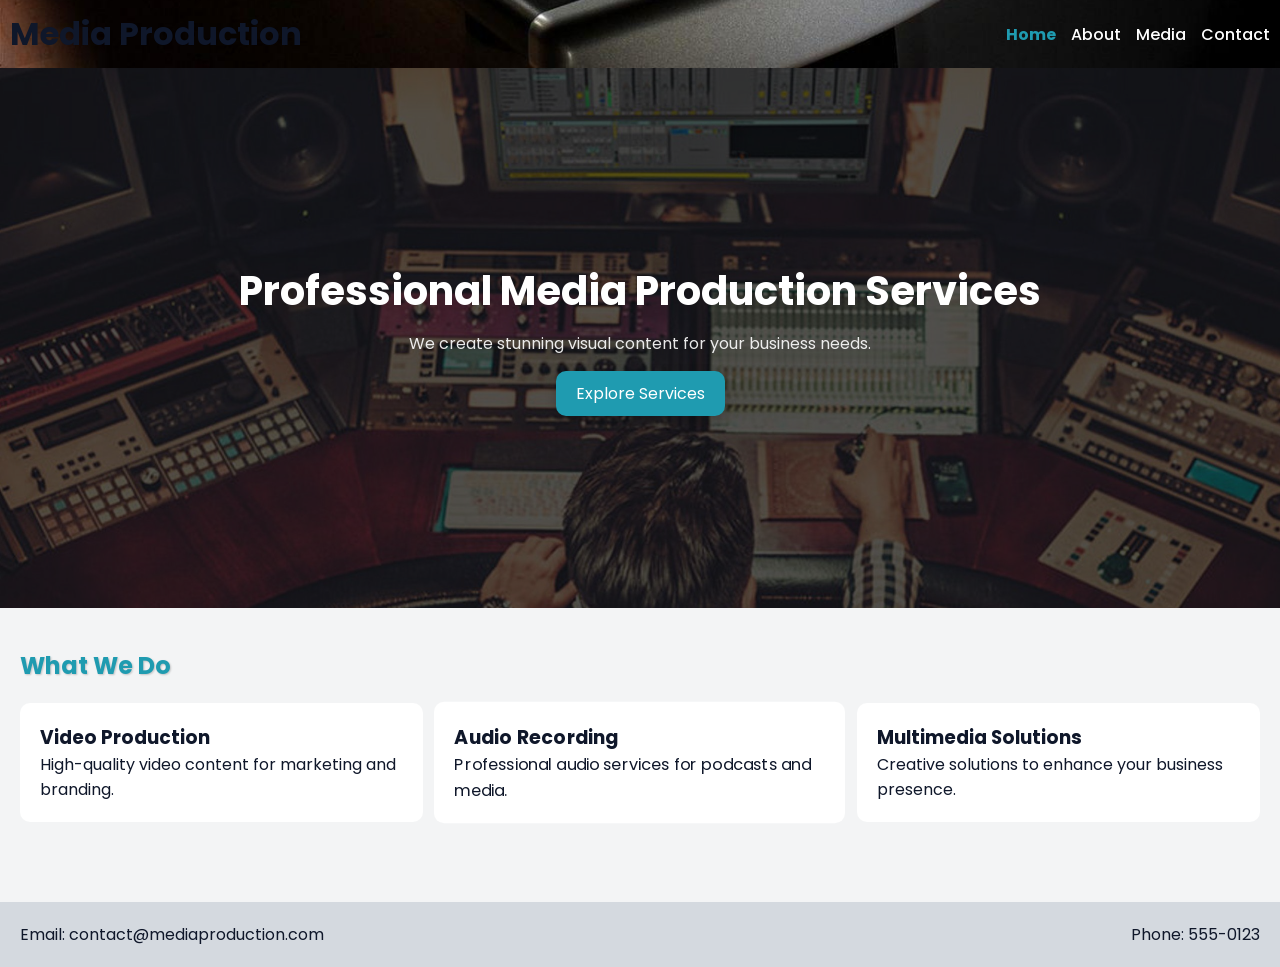
<file: index.html>
<!DOCTYPE html>
<html lang="en">
<head>
    <meta charset="UTF-8">
    <meta name="viewport" content="width=device-width, initial-scale=1.0">
    <meta name="description" content="Professional media production services including video, audio, and multimedia solutions.">
    <meta name="author" content="Phetso Donald">
    <meta http-equiv="X-UA-Compatible" content="ie=edge">
    <title>Media Production Company</title>

    <link rel="stylesheet" href="./css/styles.css">
</head>

<body>

    <header>
        <h1>Media Production</h1>
        <input type="checkbox" id="menu-toggle">
        <label for="menu-toggle" class="menu-icon">☰</label>

        <nav aria-label="Main Navigation">
            <ul>
                <li><a href="index.html">Home</a></li>
                <li><a href="about.html">About</a></li>
                <li><a href="media.html">Media</a></li>
                <li><a href="contact.html">Contact</a></li>
            </ul>   
        </nav>
    </header>

    <main>

        <div class="hero-section">
            <article>
                <h2>Professional Media Production Services</h2>
                <p>We create stunning visual content for your business needs.</p>
                <a href="#services" class="cta-btn">Explore Services</a>
            </article>  
        </div>

        <section class="content-section" id="services">
            <h2>What We Do</h2>

            <div class="card-container">
                <div class="card">
                    <h3>Video Production</h3>
                    <p>High-quality video content for marketing and branding.</p>
                </div>

                <div class="card">
                    <h3>Audio Recording</h3>
                    <p>Professional audio services for podcasts and media.</p>
                </div>

                <div class="card">
                    <h3>Multimedia Solutions</h3>
                    <p>Creative solutions to enhance your business presence.</p>
                </div>
            </div>
        </section>

    </main>

    <footer>
        <p>Email: contact@mediaproduction.com</p>
        <p>Phone: 555-0123</p>
    </footer>

</body>
</html>
</file>
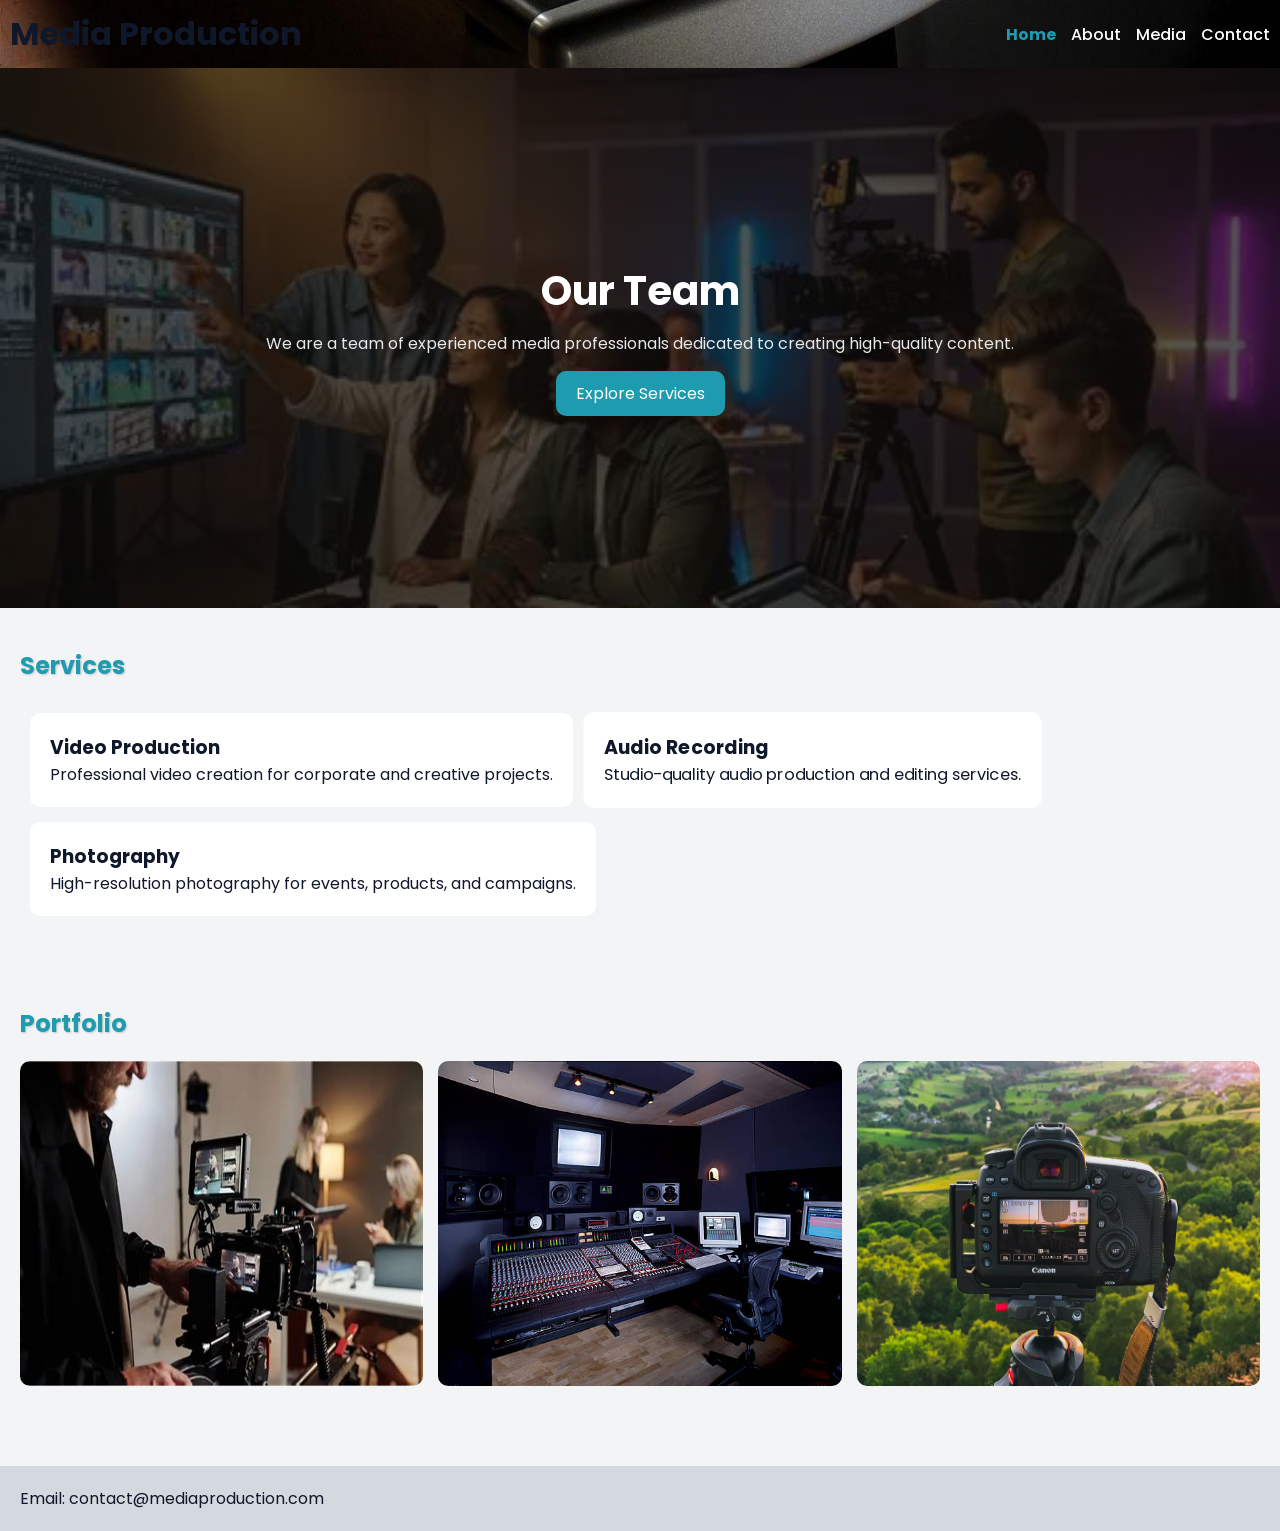
<file: about.html>
<!DOCTYPE html>
<html lang="en">
<head>
    <meta name="description" content="Professional media production services including video, audio, and multimedia solutions.">
    <meta name="viewport" content="width=device-width, initial-scale=1.0">
    <meta charset="UTF-8">
    <meta name="author" content="Phetso Donald">
    <meta http-equiv="X-UA-Compatible" content="ie=edge">
    <title>About Us</title>
    <link rel="stylesheet" href="./css/styles.css">
</head>
<body>
    <header>
        <h1>Media Production</h1>
        <input type="checkbox" id="menu-toggle">
        <label for="menu-toggle" class="menu-icon">☰</label>
        <nav aria-label="Main Navigation">
            <ul>
                <li><a href="index.html">Home</a></li>
                <li><a href="about.html">About</a></li>
                <li><a href="media.html">Media</a></li>
                <li><a href="contact.html">Contact</a></li>
            </ul>
        </nav>
    </header>
    <main>
        <div class="about-team-section">
            <article>
                <h2>Our Team</h2>
                <p>We are a team of experienced media professionals dedicated to creating high-quality content.</p>
                <a href="#services" class="cta-btn">Explore Services</a>
            </article>
        </div>

        <section class="services-section" id="services">
            <h2>Services</h2>
            <div class="services-container">
                <div class="card">
                    <h3>Video Production</h3>
                    <p>Professional video creation for corporate and creative projects.</p>
                </div>
                <div class="card">
                    <h3>Audio Recording</h3>
                    <p>Studio-quality audio production and editing services.</p>
                </div>
                <div class="card">
                    <h3>Photography</h3>
                    <p>High-resolution photography for events, products, and campaigns.</p>
                </div>
            </div>
        </section>

        <section class="portfolio-section">
            <h2>Portfolio</h2>
            <div class="portfolio">
                <figure>
                    <img src="./images/corparate-video-image.webp" alt="Corporate video shoot project">
                    <figcaption>Corporate Video</figcaption>
                </figure>

                <figure>
                    <img src="./images/studio-recording-image.jpg" alt="Audio recording session">
                    <figcaption>Studio Recording</figcaption>
                </figure>

                <figure>
                    <img src="./images/photography-campaign-image.jpg" alt="Photography campaign shoot">
                    <figcaption>Photography Campaign</figcaption>
                </figure>
            </div>
        </section>
    </main>

    <footer>
        <p>Email: contact@mediaproduction.com</p>
    </footer>
</body>
</html>
</file>
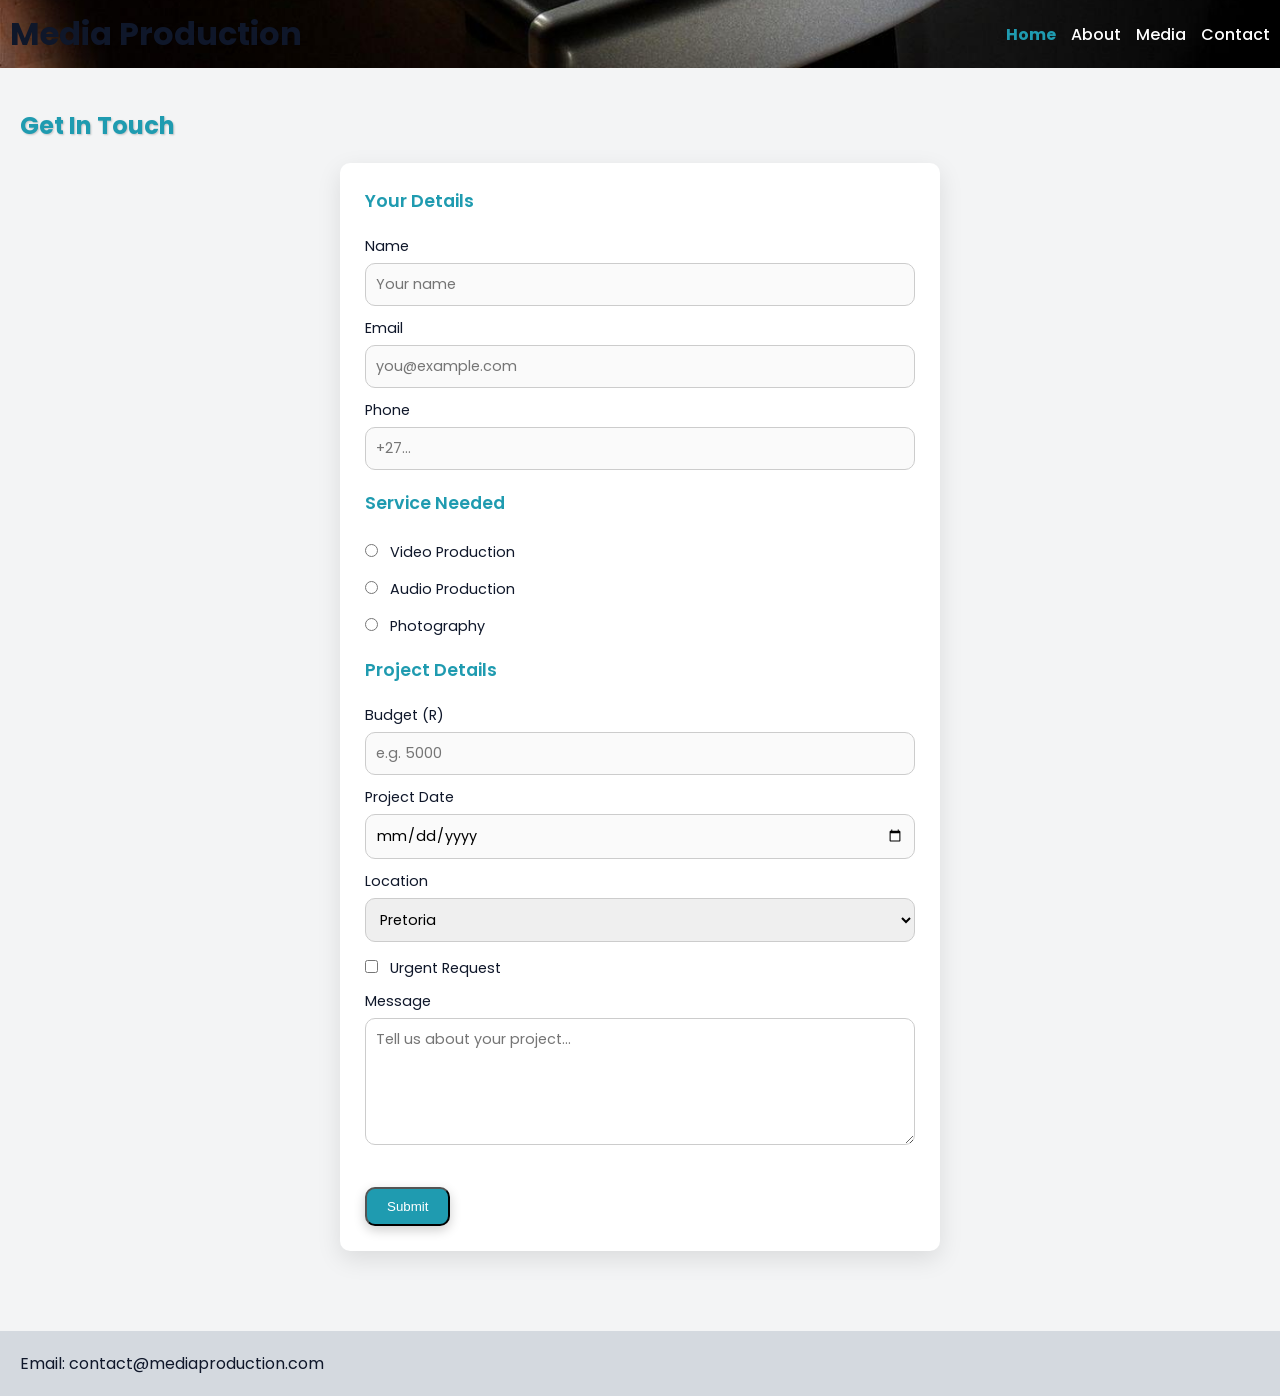
<file: contact.html>
<!DOCTYPE html>
<html lang="en">
<head>
    <meta name="description" content="Professional media production services including video, audio, and multimedia solutions.">
    <meta name="viewport" content="width=device-width, initial-scale=1.0">
    <meta charset="UTF-8">
    <meta name="author" content="Phetso Donald">
    <meta http-equiv="X-UA-Compatible" content="ie=edge">
    <title>Contact</title>
    <link rel="stylesheet" href="css/styles.css">
</head>
<body>

    <header>
        <h1>Media Production</h1>
        <input type="checkbox" id="menu-toggle">
        <label for="menu-toggle" class="menu-icon">☰</label>
        <nav aria-label="Main Navigation">
            <ul>
                <li><a href="index.html">Home</a></li>
                <li><a href="about.html">About</a></li>
                <li><a href="media.html">Media</a></li>
                <li><a href="contact.html">Contact</a></li>
            </ul>     
        </nav>
    </header>

    <main>
        <section class="content-section">
            <h2>Get In Touch</h2>

            <form class="contact-form">

                <fieldset>
                    <legend>Your Details</legend>

                    <label for="name">Name</label>
                    <input id="name" type="text" placeholder="Your name" required>

                    <label for="email">Email</label>
                    <input id="email" type="email" placeholder="you@example.com" required>

                    <label for="phone">Phone</label>
                    <input id="phone" type="tel" placeholder="+27..."  pattern="[0-9]{10}" required>
                </fieldset>

                <fieldset>
                    <legend>Service Needed</legend>

                    <label>
                        <input type="radio" name="service" value="video" required>
                        Video Production
                    </label>

                    <label>
                        <input type="radio" name="service" value="audio">
                        Audio Production
                    </label>

                    <label>
                        <input type="radio" name="service" value="Photography">
                    Photography
                    </label>
                </fieldset>

                <fieldset>
                    <legend>Project Details</legend>

                    <label for="budget">Budget (R)</label>
                    <input id="budget" type="number" min="0" placeholder="e.g. 5000" required>

                    <label for="date">Project Date</label>
                    <input id="date" type="date" required>

                    <label for="location">Location</label>
                    <select id="location">
                        <option>Pretoria</option>
                        <option>Johannesburg</option>
                        <option>Burgersfort</option>
                        <option>Other</option>
                    </select>

                    <label>
                        <input type="checkbox">
                        Urgent Request
                    </label>

                    <label for="message">Message</label>
                    <textarea id="message" rows="5" placeholder="Tell us about your project..." required></textarea>
                </fieldset>

                <button type="submit" class="cta-btn">Submit</button>

            </form>
        </section>
    </main>

    <footer >
        <p>Email: contact@mediaproduction.com</p>
    </footer>

</body>
</html>
</file>
<file: css/styles.css>
@import url('https://fonts.googleapis.com/css2?family=Poppins:wght@300;400;600&display=swap');

:root{
    --primary: #f3f4f5;
    --secondary: #d4d9df;
    --accent: #1f9bb0;
    --accent-hover: #0f7c8f;
    --text: #0f172a;
    --card: #ffffff;
    --overlay: rgba(12,12,12,0.7);

    --font-family: 'Poppins', sans-serif;
    --padding: 10px;
    --radius: 10px;
    --gap: 15px;
}

*{
    margin: 0;
    padding: 0;
    box-sizing: border-box;
}

html{
    scroll-behavior: smooth;
}

body {
    font-family: var(--font-family);
    background-color: var(--primary);
    color: var(--text);
    min-height: 100vh;
}

/* ================= HEADER ================= */
header {
    display: flex;
    justify-content: space-between;
    align-items: center;
    max-height: 10vh;
    background: url('../images/header-bg.jpg') bottom/cover no-repeat;
    padding: var(--padding);
    position: sticky;
    top: 0;
    z-index: 1000;
}

/* ================= NAV ================= */
nav ul {
    display: flex;
    gap: var(--gap);
    list-style: none;
}

nav a {
    text-decoration: none;
    color: white;
    font-weight: 500;
    transition: 0.3s;
}

nav a:hover {
    color: var(--accent);
}

nav ul li:first-child > a {
    font-weight: bold;
    color: var(--accent);
}

nav ul li:last-child {
    border-bottom: none;
}

input:not([type="radio"]) {
    background: #fafafa;
}

a:active {
    opacity: 0.7;
}

/* ================= HERO ================= */
.hero-section {
    height: 60vh;
    background: url("../images/hero-image.jpg") center/cover no-repeat;
}

.hero-section article,
.about-team-section > article {
    height: 100%;
    width: 100%;
    background: var(--overlay);
    display: flex;
    flex-direction: column;
    justify-content: center;
    align-items: center;
    color: white;
    text-align: center;
    padding: 20px;
}

.hero-section h2,
.about-team-section h2 {
    font-size: 2.5rem;
    animation: fadeInDown 1s ease;
}

.hero-section p,
.about-team-section p {
    margin-top: 10px;
    opacity: 0.9;
    animation: fadeInUp 1.2s ease;
}

/* ================= CTA ================= */
.cta-btn {
    margin-top: 15px;
    padding: 10px 20px;
    background-color: var(--accent);
    color: white;
    border-radius: var(--radius);
    text-decoration: none;
    transition: 0.3s;
    box-shadow: 0 4px 12px rgba(0,0,0,0.2);
}

.cta-btn:hover {
    background-color: var(--accent-hover);
    transform: translateY(-3px);
    box-shadow: 0 6px 16px rgba(0,0,0,0.25);
}

/* ================= CONTENT ================= */
.content-section,
 .services-section,
 .portfolio-section,
 .video-showcase-section,
 .audio-section,
 .location-section,
 .testimonial-section {
    padding: 40px 20px;
}

.content-section h2,
.services-section > h2,
.portfolio-section > h2,
.video-showcase-section h2,
.audio-section > h2,
.location-section > h2,
.testimonial-section h2  {
    color: var(--accent);
    margin-bottom: 20px;
    text-shadow: 1px 1px 2px rgba(0,0,0,0.2);
}

/* ================= CARDS (GRID) ================= */
.card-container,
.portfolio {
    display: grid;
    grid-template-columns: repeat(auto-fit, minmax(200px, 1fr));
    gap: var(--gap);
}

.card {
    background-color: var(--card);
    padding: 20px;
    border-radius: var(--radius);
    transition: all 0.3s;
}

.card:hover {
    transform: translateY(-5px) scale(1.03) rotate(1deg);
    border: 1px solid var(--accent);
    box-shadow: 0 6px 20px rgba(0,0,0,0.25);
}

.card:nth-child(2) {
    transform: scale(1.02);
}

/* ================= CARDS (flex) ================= */
.services-container{
    display: flex;
    align-items: center;
    justify-content: stretch;
    flex-wrap: wrap;
    padding: var(--padding);
    gap: var(--gap);
}

/* ================= ABOUT TEAM SECTION ================= */
.about-team-section {
    height: 60vh;
    background: url("../images/team-image.webp") center/cover no-repeat;
}

/* ================= PORTFOLIO SECTION ================= */
.portfolio figure {
    position: relative;
    overflow: hidden;
    border-radius: var(--radius);
}

.portfolio img {
    width: 100%;
    height: 100%;
    transition: transform 0.4s ease;
}

.portfolio figure:hover img {
    transform: scale(1.1);
}

.portfolio figcaption {
    position: absolute;
    bottom: 0;
    width: 100%;
    background: var(--overlay);
    color: white;
    text-align: center;
    padding: 10px;
    opacity: 0;
    transition: 0.3s;
}

.portfolio figure:hover figcaption {
    opacity: 1;
}

/* ================= SHOWCASE SECTION ================= */
.video-container {
    display: grid;
    grid-template-columns: repeat(auto-fit, minmax(300px, 1fr));
    gap: var(--gap);
}

.video-container video {
    width: 100%;
    height: 100%;
    border-radius: var(--radius);
    box-shadow: 0 6px 20px rgba(0,0,0,0.2);
    transition: 0.3s;
}

.video-container video:hover {
    transform: scale(1.03);
}

audio {
    width: 100%;
    margin-top: 15px;
    border-radius: var(--radius);
}

.map-container {
    margin-top: 20px;
    border-radius: var(--radius);
    overflow: hidden;
    box-shadow: 0 6px 20px rgba(0,0,0,0.2);
}

.map-container iframe {
    width: 100%;
    height: 400px;
    border: none;
}

.testimonials {
    display: grid;
    grid-template-columns: repeat(auto-fit, minmax(220px, 1fr));
    gap: var(--gap);
}

.testimonials figure {
    background: var(--card);
    padding: 15px;
    border-radius: var(--radius);
    text-align: center;
    transition: 0.3s;

    height: 280px; 
    display: flex;
    flex-direction: column;
    justify-content: space-between;
}

.testimonials figure:hover {
    transform: translateY(-5px);
    box-shadow: 0 6px 20px rgba(0,0,0,0.2);
}

.testimonials img {
    width: 100%;
    height: 160px; 
    object-fit: cover;
    border-radius: var(--radius);
}

.testimonials figcaption {
    margin-top: 10px;
    font-size: 0.9rem;
    opacity: 0.8;
}

/* ================= CONTACT FORM ================= */
.contact-form {
    max-width: 600px;
    margin: 0 auto;
    background: var(--card);
    padding: 25px;
    border-radius: var(--radius);
    box-shadow: 0 8px 25px rgba(0,0,0,0.1);
}

.contact-form fieldset {
    border: none;
    margin-bottom: 20px;
    padding: 0;
}

.contact-form legend {
    font-size: 1.1rem;
    margin-bottom: 10px;
    color: var(--accent);
    font-weight: 600;
}

.contact-form label {
    display: block;
    margin-top: 12px;
    font-size: 0.9rem;
}

.contact-form input,
.contact-form textarea,
.contact-form select {
    width: 100%;
    padding: 10px;
    margin-top: 6px;
    border-radius: var(--radius);
    border: 1px solid #ccc;
    font-family: var(--font-family);
    font-size: 0.9rem;
    transition: 0.2s ease;
}

.contact-form input:focus,
.contact-form textarea:focus,
.contact-form select:focus {
    border-color: var(--accent);
    box-shadow: 0 0 0 2px #1f9bb033;
    outline: none;
}

.contact-form input[type="radio"],
.contact-form input[type="checkbox"] {
    width: auto;
    margin-right: 8px;
}

/* ================= FOOTER ================= */
footer {
    display: flex;
    flex-direction: column;
    gap: 10px;
    padding: 20px;
    background-color: var(--secondary);
    text-align: center;
    margin-top: 40px;
}

@media(min-width:768px){
    footer {
        flex-direction: row;
        justify-content: space-between;
        text-align: left;
    }
}

/* ================= HAMBURGER ================= */
#menu-toggle {
    display: none;
}

.menu-icon {
    display: none;
    font-size: 28px;
    cursor: pointer;
    color: white;
}

/* ================= ANIMATIONS ================= */
@keyframes fadeInDown {
    from { opacity: 0; transform: translateY(-30px); }
    to { opacity: 1; transform: translateY(0); }
}

@keyframes fadeInUp {
    from { opacity: 0; transform: translateY(30px); }
    to { opacity: 1; transform: translateY(0); }
}

/* ================= RESPONSIVE ================= */
@media (max-width: 768px) {

    .menu-icon {
        display: block;
    }

    nav {
        position: absolute;
        top: 60px;
        right: 0;
        width: 100%;
        backdrop-filter: blur(30px);
        transform: translateY(-1000%);
        transition: transform 0.3s ease;
    }

    nav ul {
        flex-direction: column;
        padding: 10px;
    }

    nav ul li {
        margin: 10px 0;
    }

    #menu-toggle:checked ~ nav {
        transform: translateY(0);
    }

    .hero-section {
        height: 50vh;
    }
}


@media (max-width: 430px) {
    .hero-section{
        height: 70vh;
    }
}
</file>
